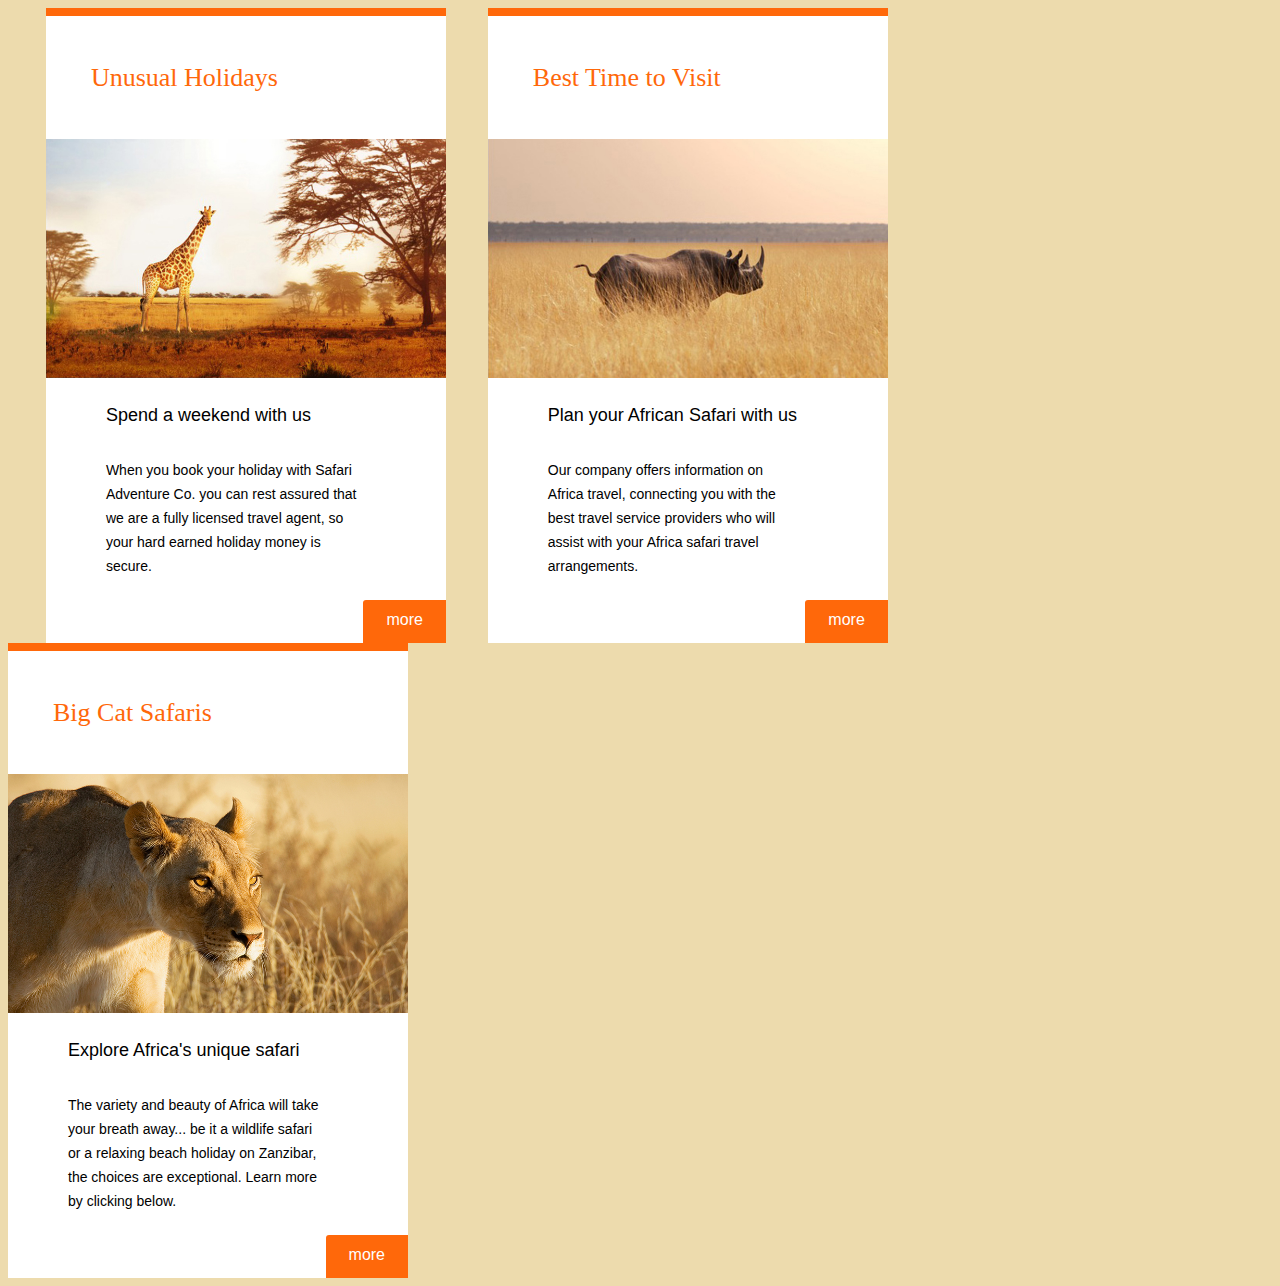
<file: comp_five.html>
<!DOCTYPE html>
<html lang="en">
<head>
    <meta charset="UTF-8">
    <title>Component Five | Features Style 2</title>
    <style>
        *, *:after, *:before{
            text-decoration: none;
            box-sizing: border-box;
            -moz-box-sizing: border-box;
            -webkit-box-sizing: border-box;
        }
        body{
            background: #EDDBAD;
        }
        article{
            display: inline-block;
            width: 400px;
            margin-right: 3%;
            background: #fff;
        }
        article:first-child{
            margin-left: 3%;
        }
        figure{
            margin: 0;
        }
        header{
            border-top: 8px solid #FF680A;
            padding: 25px 45px;
        }
        h2{
            color: #FF680A;
            font-size: 26px;
            line-height: 30px;
            font-family: Bitter, serif;
            font-weight: normal;
        }

        figure{
            position: relative;
            overflow: hidden;
        }

        img {
            max-width: 100%;
            height: auto;
            vertical-align: middle;
            transition: all 0.5s linear;
            -moz-transition: all 0.5s linear;
            -webkit-transition: all 0.5s linear;
            position: relative;
        }

        img:hover{
            -moz-transform: scale(1.3);
            -webkit-transform: scale(1.3);
            transform: scale(1.3);
        }

        h3{
            margin: 5% 4%;
            font-family: 'Open Sans', sans-serif;
            padding: 5px 20px 2px 44px;
            font-size: 18px;
            font-weight: normal;
            line-height: 24px;
        }

        p{
            width: 80%;
            margin: 5% 4%;
            font-family: 'Open Sans', sans-serif;
            padding: 9px 24px 2px 44px;
            font-size: 14px;
            line-height: 24px;
        }
        .btn {
            font-family: 'Open Sans', sans-serif;
            color: #ffffff;
            display: inline-block;
            line-height: 28px;
            margin-bottom: 0px;
            text-align: center;
            text-transform: lowercase;
            background: #FF680A;
            float: right;
            border-radius: 3px 0 0;
            padding: 6px 23px 9px;
            transition: all 0.3s ease;
            -moz-transition: all 0.3s ease;
            -webkit-transition: all 0.3s ease;
        }
        .btn:hover{
            background: #423E3B;
        }
    </style>
</head>
<body>
    <article>
        <header>
            <h2>Unusual Holidays</h2>
        </header>
            <figure>
                <a href="#">
                    <img src="images/f2_a.jpg" alt="" />
                </a>
            </figure>
            <h3>Spend a weekend with us</h3>
            <p>When you book your holiday with Safari Adventure Co. you can rest assured that we are a fully licensed travel agent, so your hard earned holiday money is secure.</p>
        <a href="#" class="btn">More</a>
    </article>
    <article>
        <header>
            <h2>Best Time to Visit</h2>
        </header>
        <figure>
            <a href="#">
                <img src="images/f2_b.jpg" alt="" />
            </a>
        </figure>
        <h3>Plan your African Safari with us</h3>
        <p>Our company offers information on Africa travel, connecting you with the best travel service providers who will assist with your Africa safari travel arrangements.</p>
        <a href="#" class="btn">More</a>
    </article>
    <article>
        <header>
            <h2>Big Cat Safaris</h2>
        </header>
        <figure>
            <a href="#">
                <img src="images/f2_c.jpg" alt="" />
            </a>
        </figure>
        <h3>Explore Africa's unique safari</h3>
        <p>The variety and beauty of Africa will take your breath away... be it a wildlife safari or a relaxing beach holiday on Zanzibar, the choices are exceptional. Learn more by clicking below.</p>
        <a href="#" class="btn">More</a>
    </article>
</body>
</html>
</file>
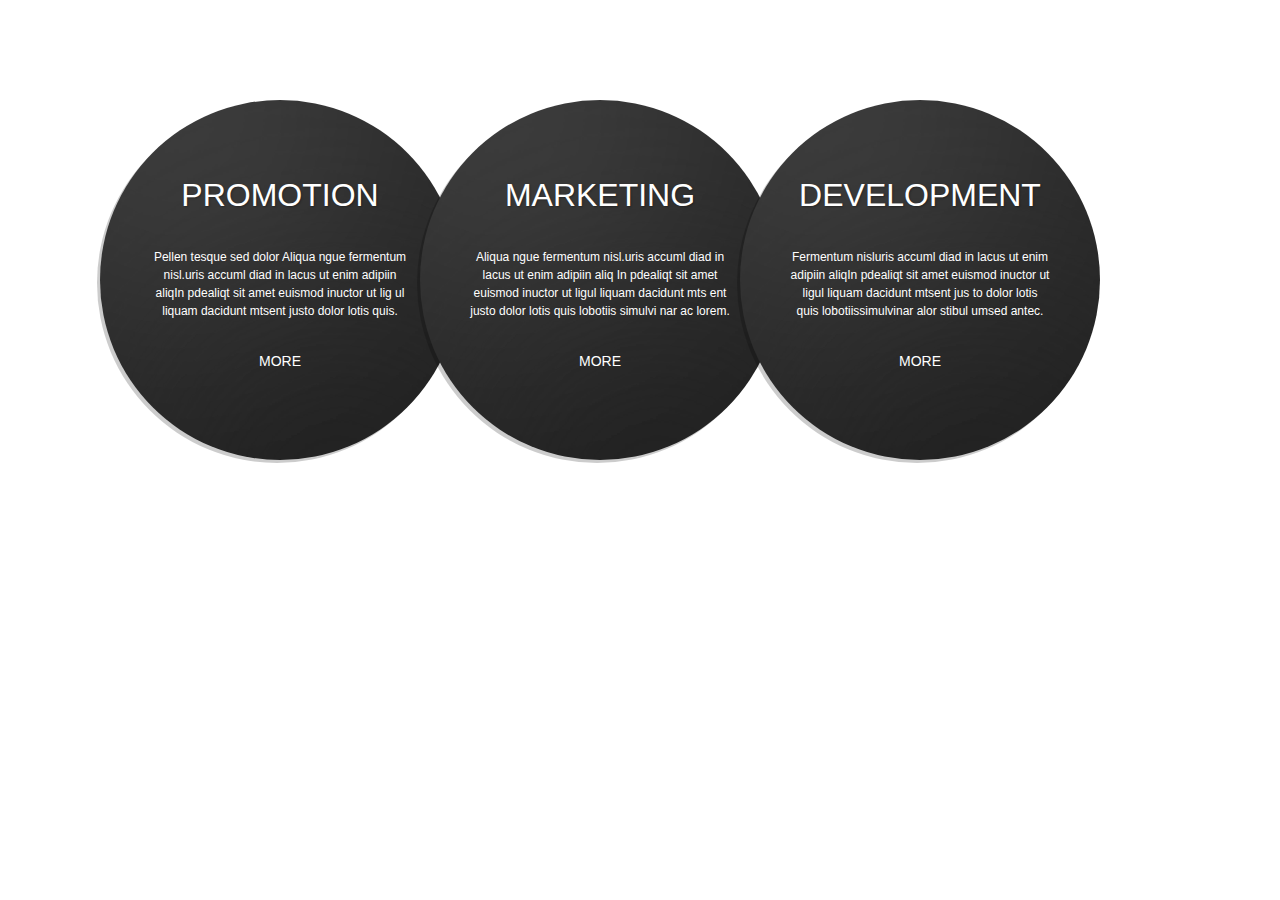
<file: comp_four.html>
<!DOCTYPE html>
<html lang="en">
<head>
    <meta charset="UTF-8">
    <title>Component Four | Featured Style 1</title>

    <style>
        *{
            box-sizing: border-box;
        }
        body{
            font-family: Arial, Helvetica, sans-serif;

        }
        section{
            width: 360px;
            height: 360px;
            background: #262626;
            border-radius: 180px;
            box-shadow: -3px 3px rgba(0,0,0, .2);
            display: inline-block;
            text-align: center;
            padding-top: 4rem;
            padding-left: 3.125rem;
            padding-right: 3.125rem;
            vertical-align: top;
            transition: all 0.3s ease;
            position: absolute;
            z-index: 99;
            top: 100px;
        background: url(images/boxbg.png) left top no-repeat #262626;
        }

        section:hover{
            background: #e9e9e9;
            color: #262626;
        }

        section:hover h1, section:hover p, section:hover a{
            color: #262626;
        }

        section:first-child{
            left: 100px;
        }

        section:nth-child(2){
            left: 420px;
        }
        section:last-of-type{
            left: 740px;
        }
        h1{
            color: #ffffff;
            font-size: 2rem;
            font-family: Impact, sans-serif;
            text-transform: uppercase;
            font-weight: normal;
            text-shadow: 1px 1px 2px rgba(0,0,0, .3);
            line-height: 1.3rem;
            padding-bottom: 1.25rem;
            transition: all 0.3s ease;
        }

        p{
            color: #ffffff;
            margin-bottom: 2rem;
            font-size: 12px;
            line-height: 18px;
            transition: all 0.3s ease;
        }

        a{
            color: #ffffff;
            font: 14px/18px Impact, sans-serif;
            text-transform: uppercase;
            text-decoration: none;
            transition: all 0.3s ease;
        }
    </style>
</head>
<body>
    <section>
        <h1>Promotion</h1>
        <p>Pellen tesque sed dolor Aliqua ngue fermentum nisl.uris accuml diad in lacus ut enim adipiin aliqIn pdealiqt sit amet euismod inuctor ut lig ul liquam dacidunt mtsent justo dolor lotis quis.</p>
        <a href="index.html">More</a>
    </section>
    <section>
        <h1>Marketing</h1>
        <p>Aliqua ngue fermentum nisl.uris accuml diad in lacus ut enim adipiin aliq In pdealiqt sit amet euismod inuctor ut ligul liquam dacidunt mts ent justo dolor lotis quis lobotiis simulvi nar ac lorem.</p>
        <a href="index.html">More</a>
    </section>
    <section>
        <h1>Development</h1>
        <p>Fermentum nisluris accuml diad in lacus ut enim adipiin aliqIn pdealiqt sit amet euismod inuctor ut ligul liquam dacidunt mtsent jus to dolor lotis quis lobotiissimulvinar alor stibul umsed antec.</p>
        <a href="index.html">More</a>
    </section>
</body>
</html>
</file>
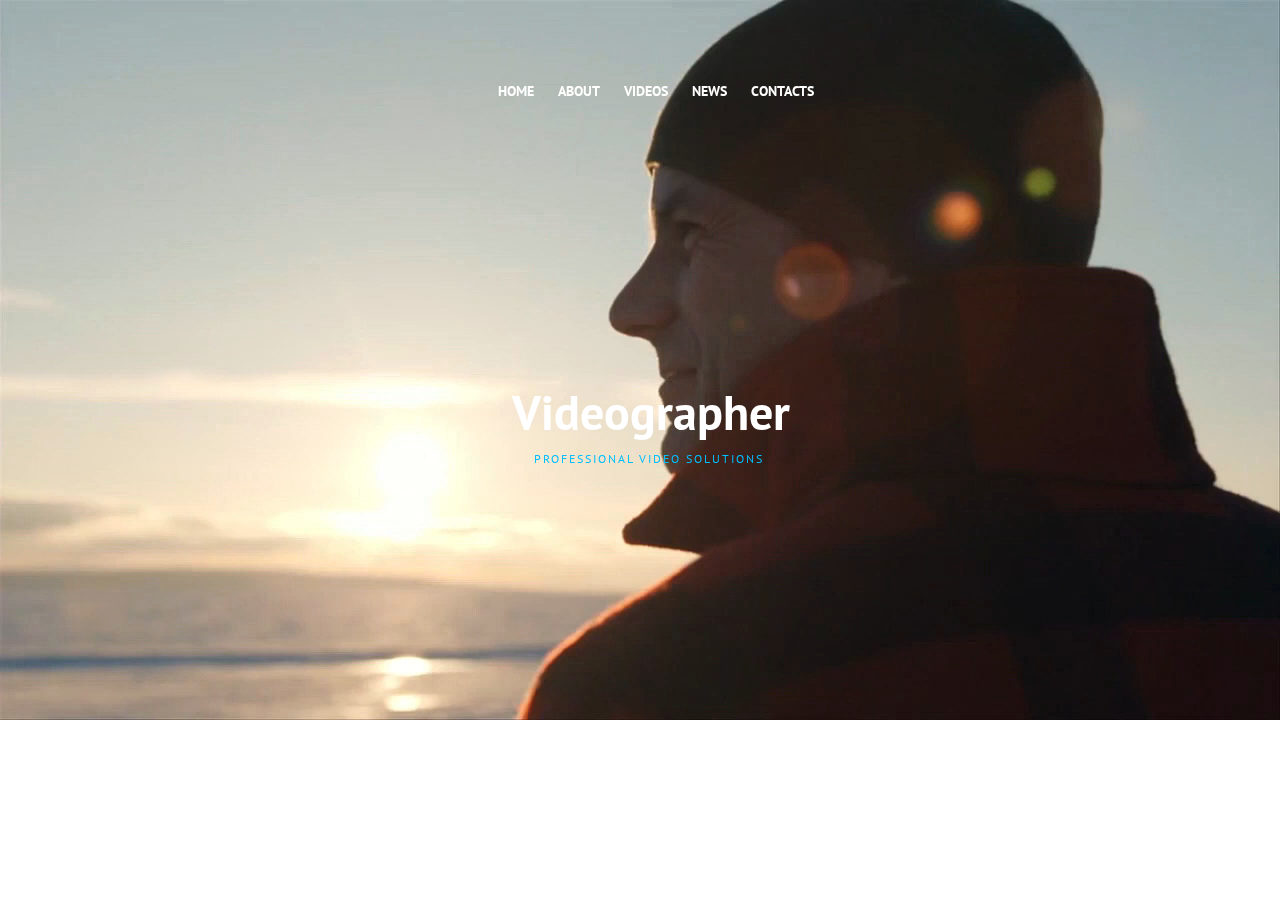
<file: comp_three.html>
<!DOCTYPE html>
<html lang="en">
<head>
    <meta charset="UTF-8">
    <title>Component Three | Video Background</title>
    <link href='https://fonts.googleapis.com/css?family=PT+Sans:400,700' rel='stylesheet' type='text/css'>
    <style>
        *{
            box-sizing: border-box;
        }
        body{
            margin: 0;
            font-family: 'PT Sans', sans-serif;
        }
        nav a{
            color: #ffffff;
            text-decoration: none;
            font-weight: 700;
            font-size: 14px;
            text-transform: uppercase;
            padding: 2px 8px 3px;
            border: 2px solid transparent;
        }

        li{
            display: inline-block;
        }
        li a:hover{
            border: 2px solid #7FDEFF;
        }

        nav{
            height: 3rem; /*48px*/
            display: inline-block; /*to create the nav as a horizontal list*/
            margin-left: 35%;
            padding-top: 4rem;
        }


        video{
            width: 100%;
            position: absolute; /*keeps the video in place*/
            z-index: -1;
        }

        main{
            position: absolute;
            top: 40%;
            left: 40%;
        }

        h1{
            margin-bottom: 0;


        }
        h1 a{
            color: #ffffff;
            text-decoration: none;
            font-size: 3rem; /*64px*/
            font-weight: 700;

        }

        p{
            color: #00BFFF;
            font-size: .75rem;
            line-height: 2rem;
            margin-top: 0;
            text-transform: uppercase;
            letter-spacing: 2px;
            margin-left: 8%;
        }
    </style>
</head>
<body>
    <video autoplay loop>
        <source src="videos/video-bg.mp4" type="video/mp4">
    </video>
    <nav>
    <ul class="sf-menu sf-js-enabled sf-arrows" data-type="navbar">
        <li class="active"><a href="index.html">Home</a></li>
        <li><a href="index.html">About</a></li>
        <li><a href="index.html">Videos</a></li>
        <li><a href="index.html">News</a></li>
        <li><a href="index.html">Contacts</a></li>
    </ul>
    </nav>
    <main>
        <h1><a href="index.html">Videographer</a></h1>
        <p>professional video solutions</p>
    </main>
</body>
</html>
</file>
